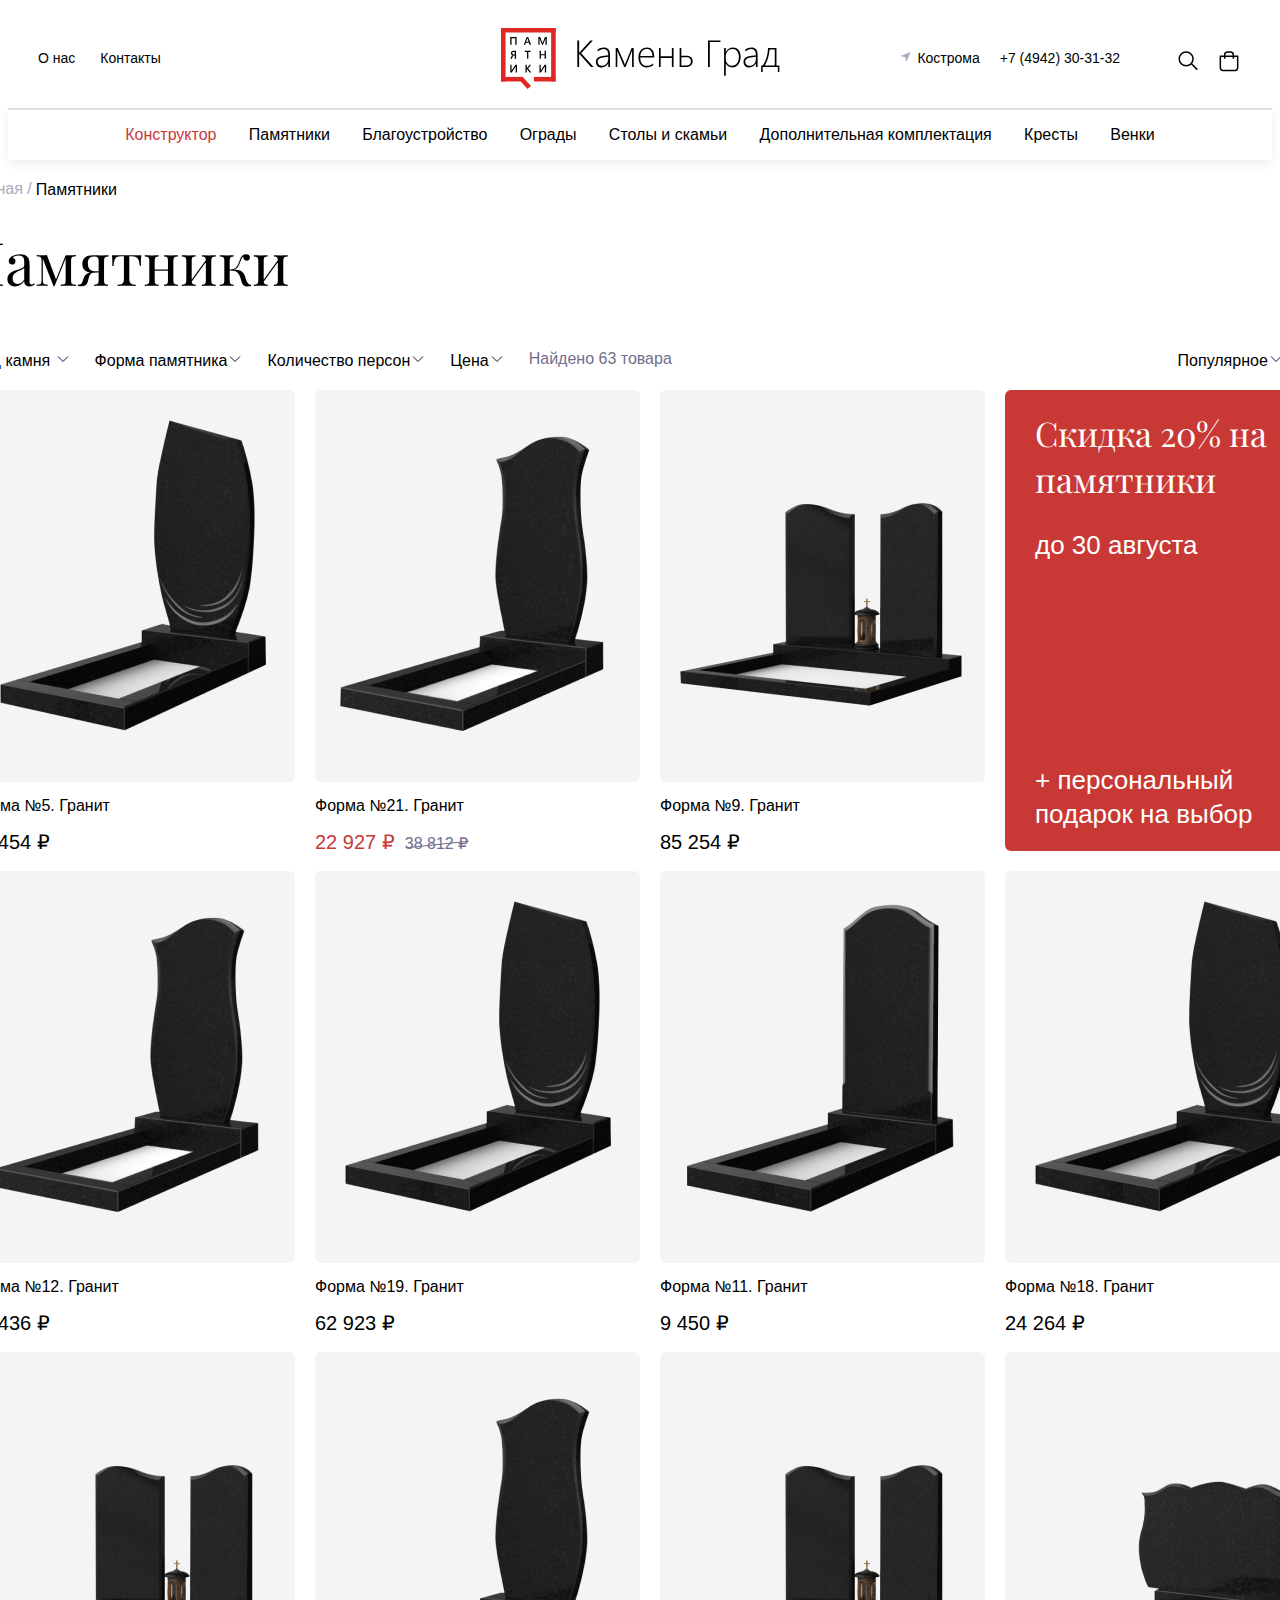
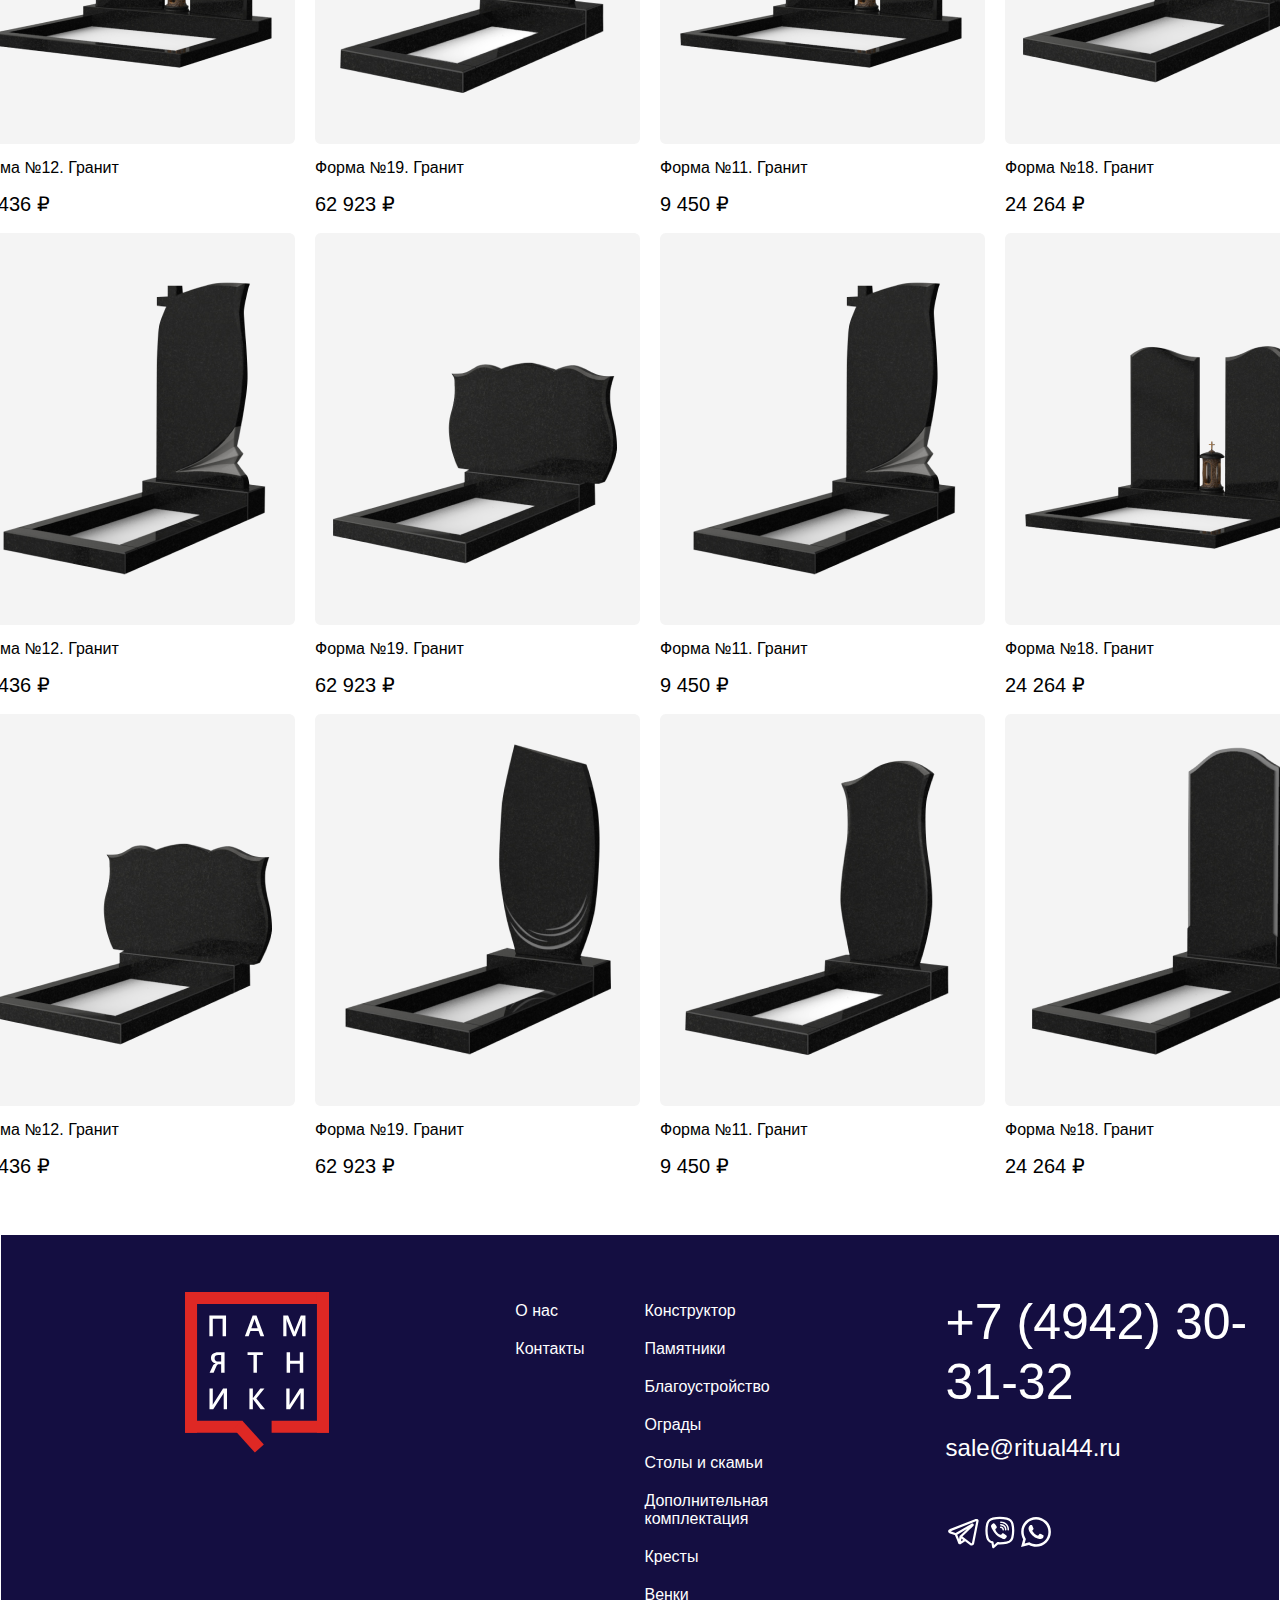
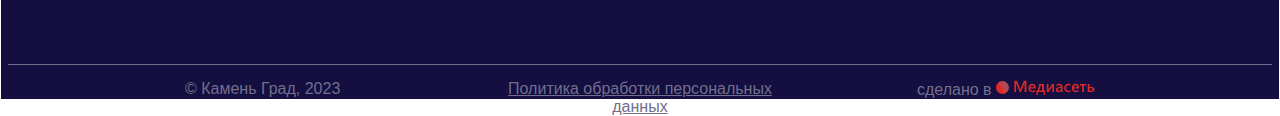
<file: katalog.html>
<!DOCTYPE html>
<html lang="ru">
<head>
    <link rel="preconnect" href="https://fonts.googleapis.com">
    <link rel="preconnect" href="https://fonts.gstatic.com" crossorigin>
    <link href="https://fonts.googleapis.com/css2?family=Playfair+Display&display=swap" rel="stylesheet">
    <meta charset="UTF-8">
    <link rel="stylesheet" href="style.css">
    <title>Памятники</title>
</head>
<body>
    <header>
            <div class="title">
                <div class="blockleft">
                    <div class="text" id="left">О нас</div>
                    <div class="text" id="left">Контакты</div>
                </div>
                
                <div class="logo">
                    <a href="index.html">
                        <img src="img/logo.svg">  
                    </a>         
                </div>
                <div class="blockright">
                    <div class="icon" id="kur">
                        <img src="img/icon.svg">
                    </div>
                    <div class="text">Кострома</div>
                    <div class="num" id="right">+7 (4942) 30-31-32</div>
                    <div class="icon">
                        <img src="img/find.svg">
                    </div>
                    <div class="icon">
                        <img src="img/korzina.svg">
                    </div>
                </div>
            </div>
            <div class="items">
                <div class="itemstext">
                    <a id="red" href="#">Конструктор</a>
                </div>
                <div class="itemstext"><a href="katalog.html">Памятники</a></div>
                <div class="itemstext"><a href="#">Благоустройство</a></div>
                <div class="itemstext"><a href="#">Ограды</a></div>
                <div class="itemstext"><a href="#">Столы и скамьи</a></div>
                <div class="itemstext"><a href="#">Дополнительная комплектация</a></div>
                <div class="itemstext"><a href="#">Кресты</a></div>
                <div class="itemstext"><a href="#">Венки</a></div>
            </div>
        </header>
    <div class="navigation">
        <div class="nav">Главная / </div>
        <div class="nav" id="bl">Памятники</div>
    </div>
    <div class="adres">
        <h1>Памятники</h1>
    </div>
    <div class="stoka">
        <div class="filters">
            <div class="filter">
                Вид камня
                <img src="img/strel.svg">
            </div>
            <div class="filter">Форма памятника<img src="img/strel.svg"></div>
            <div class="filter">Количество персон<img src="img/strel.svg"></div>
            <div class="filter">Цена<img src="img/strel.svg"></div>
            <div class="search">Найдено 63 товара</div>
        </div>
        <div class="popul">
            <div class="filter">Популярное<img src="img/strel.svg"></div>
        </div>
    </div>
    <div class="katalog">
        <div class="katline">
            <div class="tovar">
                <a href="tovar.html">
                    <img src="img/pam1.png">
                    <div class="name">Форма №5. Гранит</div>
                    <div class="price">17 454 ₽</div>
                </a>
            </div>
            <div class="tovar">
                <img src="img/pam2.png">
                <div class="name">Форма №21. Гранит</div>
                <div class="sale">
                    <div class="price" id="red">22 927 ₽</div>
                    <div class="price" id="old">38 812 ₽</div>
                </div>
            </div>
            <div class="tovar">
                <img src="img/pam3.png">
                <div class="name">Форма №9. Гранит</div>
                <div class="price">85 254 ₽</div>
            </div>
            <div class="tovar">
                <div class="skidka">
                    <div class="skidkatext">Скидка 20% на памятники</div>
                    <h3 id="bel">до 30 августа</h3>
                    <div class="podar">+ персональный подарок на выбор</div>
                </div>
            </div>
        </div>
        <div class="katline">
            <div class="tovar">
                <img src="img/pam4.png">
                <div class="name">Форма №12. Гранит</div>
                <div class="price">37 436 ₽</div>
            </div>
            <div class="tovar">
                <img src="img/pam5.png">
                <div class="name">Форма №19. Гранит</div>
                <div class="price">62 923 ₽</div>
            </div>
            <div class="tovar">
                <img src="img/pam6.png">
                <div class="name">Форма №11. Гранит</div>
                <div class="price">9 450 ₽</div>
            </div>
            <div class="tovar">
                <img src="img/pam7.png">
                <div class="name">Форма №18. Гранит</div>
                <div class="price">24 264 ₽</div>
            </div>
        </div>
        <div class="katline">
            <div class="tovar">
                <img src="img/pam3.png">
                <div class="name">Форма №12. Гранит</div>
                <div class="price">37 436 ₽</div>
            </div>
            <div class="tovar">
                <img src="img/pam4.png">
                <div class="name">Форма №19. Гранит</div>
                <div class="price">62 923 ₽</div>
            </div>
            <div class="tovar">
                <img src="img/pam3.png">
                <div class="name">Форма №11. Гранит</div>
                <div class="price">9 450 ₽</div>
            </div>
            <div class="tovar">
                <img src="img/pam8.png">
                <div class="name">Форма №18. Гранит</div>
                <div class="price">24 264 ₽</div>
            </div>
        </div>
        <div class="katline">
            <div class="tovar">
                <img src="img/pam9.png">
                <div class="name">Форма №12. Гранит</div>
                <div class="price">37 436 ₽</div>
            </div>
            <div class="tovar">
                <img src="img/pam8.png">
                <div class="name">Форма №19. Гранит</div>
                <div class="price">62 923 ₽</div>
            </div>
            <div class="tovar">
                <img src="img/pam10.png">
                <div class="name">Форма №11. Гранит</div>
                <div class="price">9 450 ₽</div>
            </div>
            <div class="tovar">
                <img src="img/pam3.png">
                <div class="name">Форма №18. Гранит</div>
                <div class="price">24 264 ₽</div>
            </div>
        </div>
        <div class="katline">
            <div class="tovar">
                <img src="img/pam8.png">
                <div class="name">Форма №12. Гранит</div>
                <div class="price">37 436 ₽</div>
            </div>
            <div class="tovar">
                <img src="img/pam1.png">
                <div class="name">Форма №19. Гранит</div>
                <div class="price">62 923 ₽</div>
            </div>
            <div class="tovar">
                <img src="img/pam4.png">
                <div class="name">Форма №11. Гранит</div>
                <div class="price">9 450 ₽</div>
            </div>
            <div class="tovar">
                <img src="img/pam6.png">
                <div class="name">Форма №18. Гранит</div>
                <div class="price">24 264 ₽</div>
            </div>
        </div>
    </div>
    <footer>
            <div class="logoandall">
                <div class="logobot">
                    <img src="img/logobot.svg">
                </div>
                <div class="foot">
                    <div class="bottext">
                        <a href="#" id="bot">О нас</a>
                        <a href="#" id="bot">Контакты</a>
                    </div>
                    <div class="bottext">
                        <a href="#" id="bot">Конструктор</a>
                        <a href="katalog.html" id="bot">Памятники</a>
                        <a href="#" id="bot">Благоустройство</a>
                        <a href="#" id="bot">Ограды</a>
                        <a href="#" id="bot">Столы и скамьи</a>
                        <a href="#" id="bot">Дополнительная комплектация</a>
                        <a href="#" id="bot">Кресты</a>
                        <a href="#" id="bot">Венки</a>
                    </div>
                </div>
                <div class="number">
                    <div class="bignum">+7 (4942) 30-31-32</div>
                    <div class="mail">sale@ritual44.ru</div>
                    <div class="znak">
                        <a href="#"><img src="img/basil_telegram-outline.svg"></a>
                        <a href="#"><img src="img/basil_viber-outline.svg"></a>
                        <a href="#"><img src="img/ic_baseline-whatsapp.svg"></a>
                    </div>
                </div>
            </div>
            <div class="cherta">
                <div class="niz" id="left">© Камень Град, 2023</div>
                <div class="niz">Политика обработки персональных данных</div>
                <div class="niz" id="right">сделано в
                    <img src="img/Frame%20348.svg">
                </div>
            </div>
        </footer>
</body>
</html>
</file>
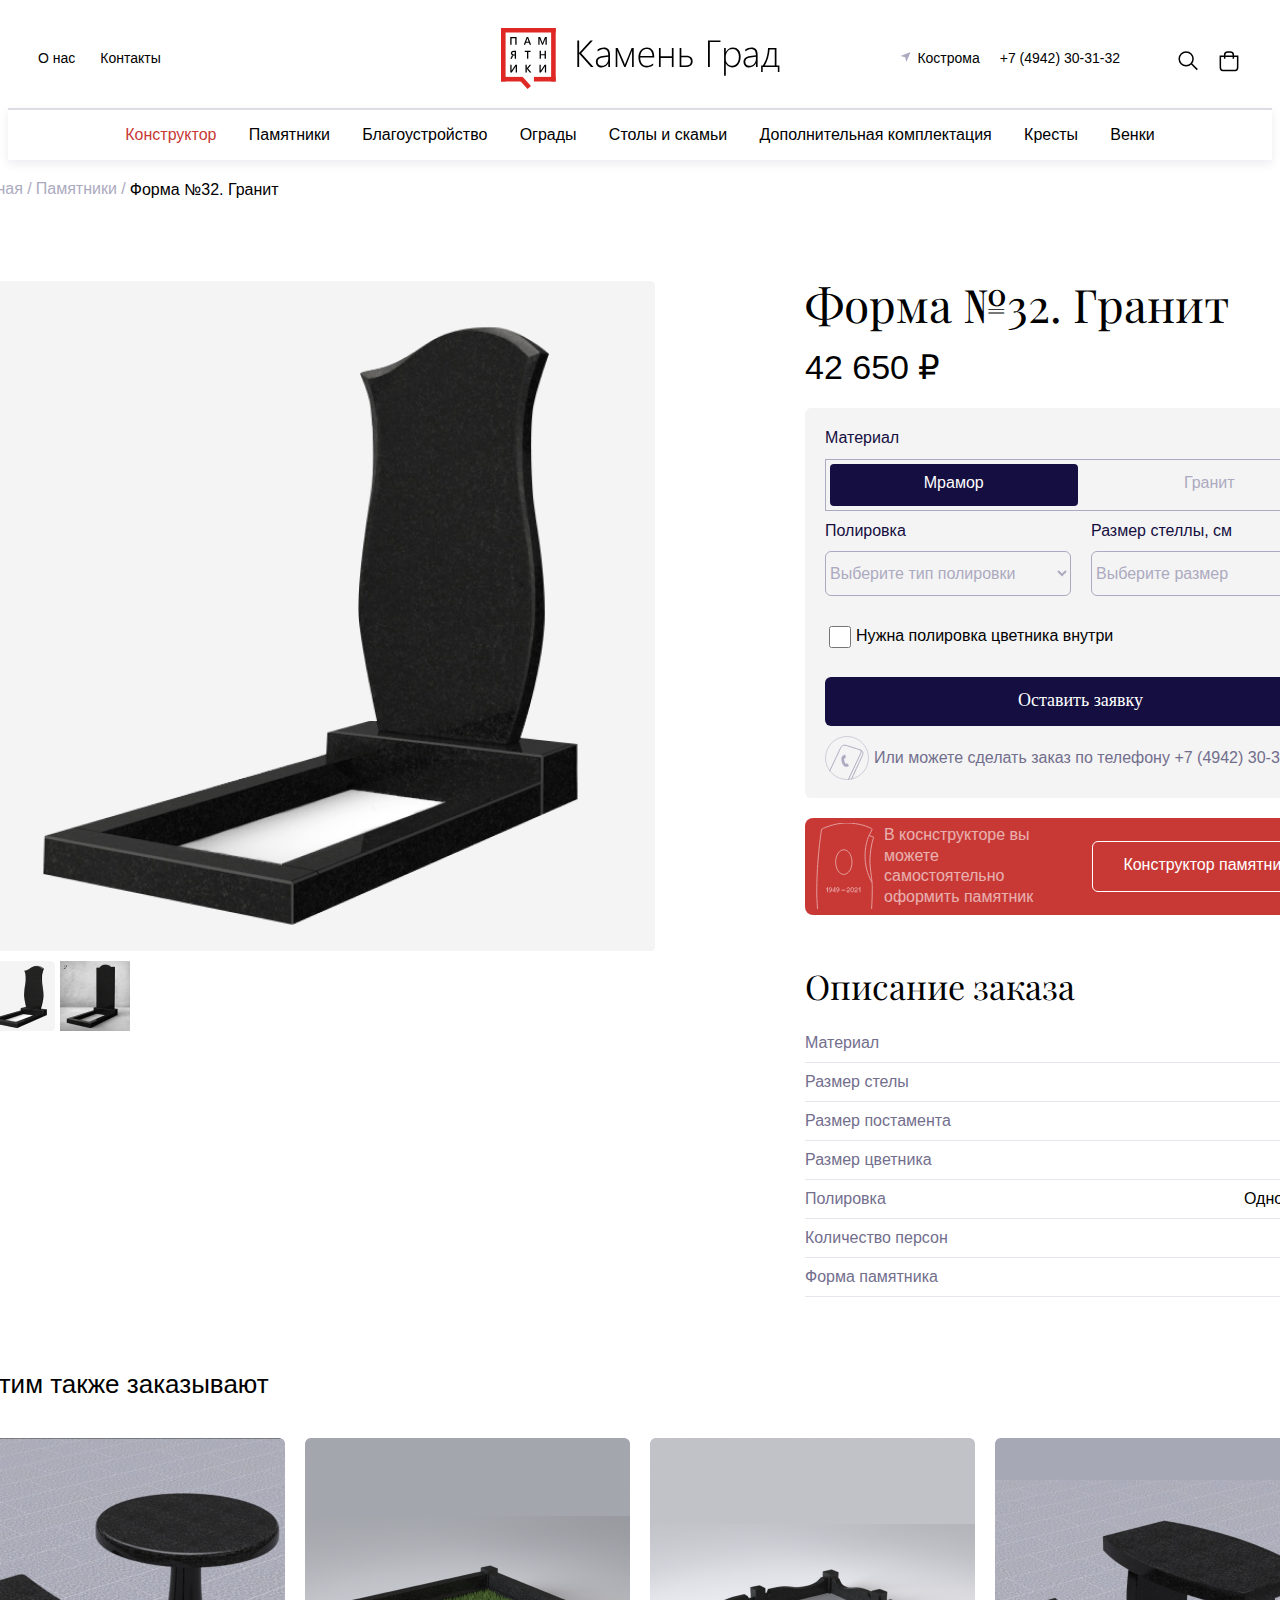
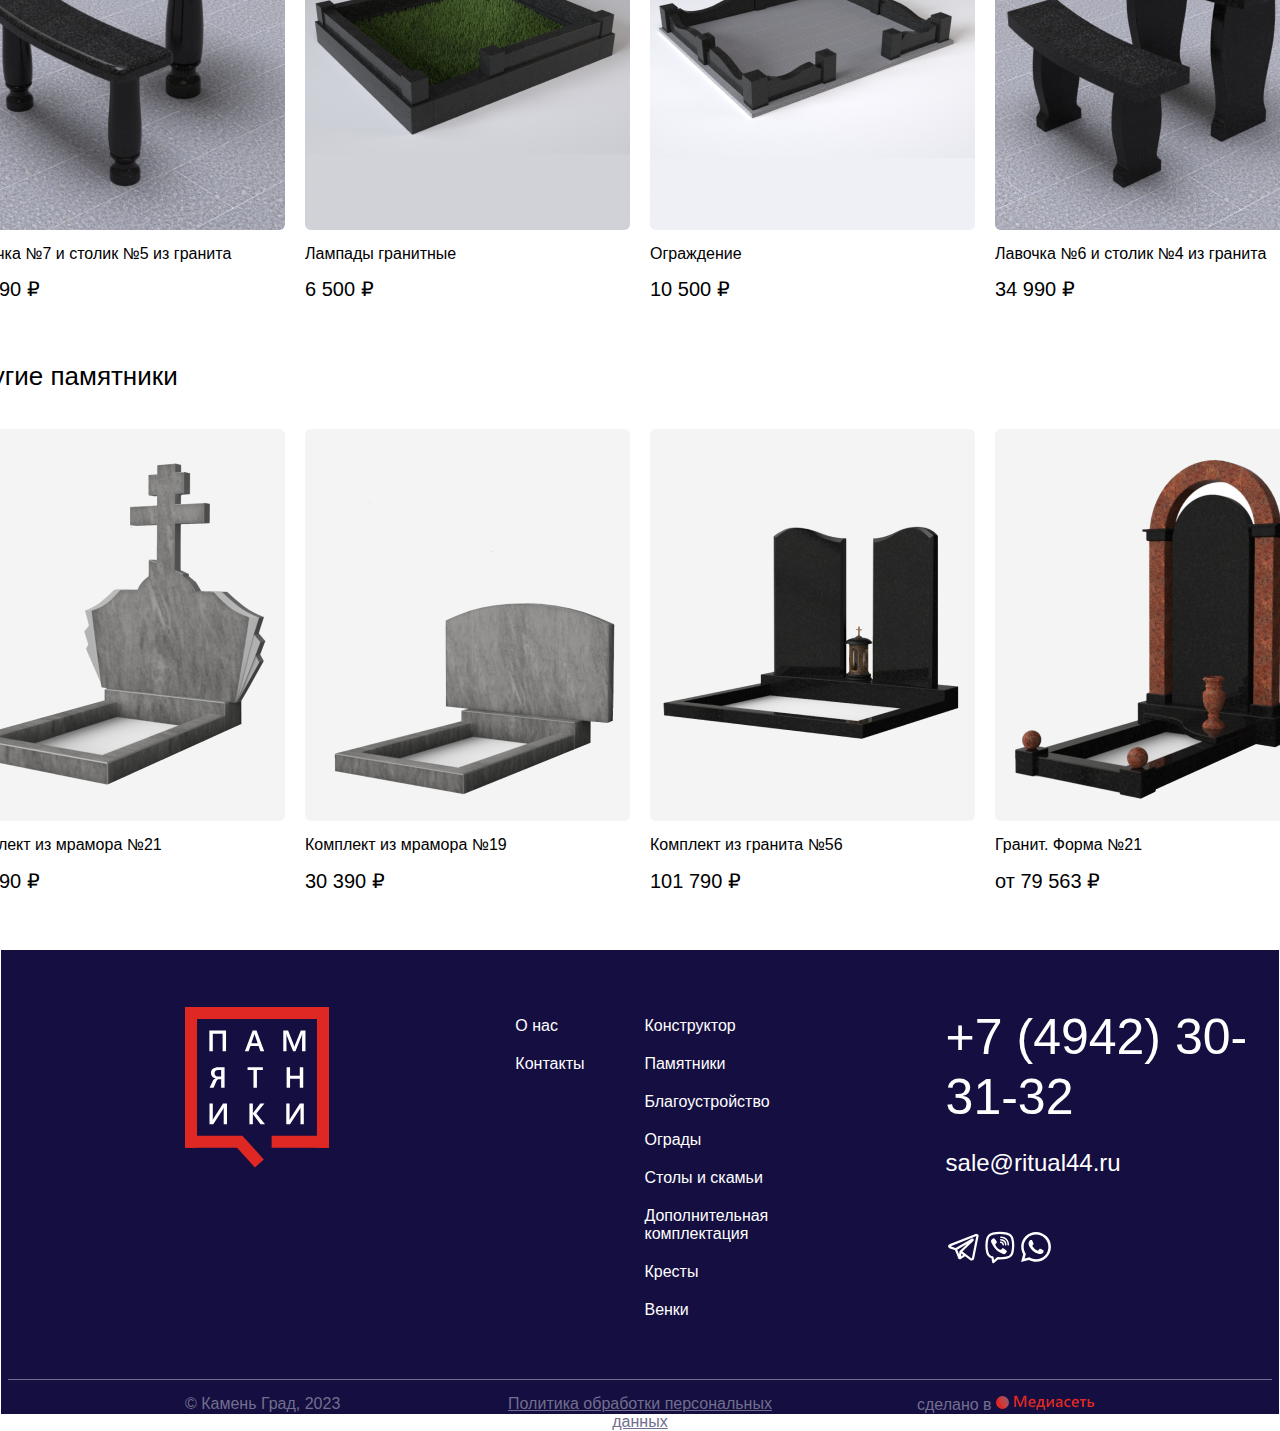
<file: tovar.html>
<!DOCTYPE html>
<html lang="en">
<head>
   <link rel="preconnect" href="https://fonts.googleapis.com">
    <link rel="preconnect" href="https://fonts.gstatic.com" crossorigin>
    <link href="https://fonts.googleapis.com/css2?family=Playfair+Display&display=swap" rel="stylesheet">
    <meta charset="UTF-8">
    <link rel="stylesheet" href="style.css">
    <title>Форма №32. Гранит</title>
</head>
<body>
    <header>
            <div class="title">
                <div class="blockleft">
                    <div class="text" id="left">О нас</div>
                    <div class="text" id="left">Контакты</div>
                </div>
                
                <div class="logo">
                    <a href="index.html">
                        <img src="img/logo.svg">  
                    </a>         
                </div>
                <div class="blockright">
                    <div class="icon" id="kur">
                        <img src="img/icon.svg">
                    </div>
                    <div class="text">Кострома</div>
                    <div class="num" id="right">+7 (4942) 30-31-32</div>
                    <div class="icon">
                        <img src="img/find.svg">
                    </div>
                    <div class="icon">
                        <img src="img/korzina.svg">
                    </div>
                </div>
            </div>
            <div class="items">
                <div class="itemstext">
                    <a id="red" href="#">Конструктор</a>
                </div>
                <div class="itemstext"><a href="katalog.html">Памятники</a></div>
                <div class="itemstext"><a href="#">Благоустройство</a></div>
                <div class="itemstext"><a href="#">Ограды</a></div>
                <div class="itemstext"><a href="#">Столы и скамьи</a></div>
                <div class="itemstext"><a href="#">Дополнительная комплектация</a></div>
                <div class="itemstext"><a href="#">Кресты</a></div>
                <div class="itemstext"><a href="#">Венки</a></div>
            </div>
        </header>
    <div class="navigation">
        <div class="nav">Главная / </div>
        <div class="nav">Памятники /</div>
        <div class="nav" id="bl">Форма №32. Гранит</div>
    </div>
    <div class="blocktovar">
        <div class="tovarimg">
            <div class="bigtovarimg">
                <img src="img/pambig.png">
            </div>
            <div class="smalltovarimg">
                <img class="oneimg" src="img/image%2013.png">
                <img class="oneimg" src="img/image%2014.png">
            </div>
        </div>
        <div class="tovarchoise">
            <div class="tovname">Форма №32. Гранит</div>
            <div class="tovprice">42 650 ₽</div>
            <div class="blockchoise">
                <div class="choisetext" id="g">Материал</div>
                <div class="materials">
                    <div class="material" id="active">Мрамор</div>
                    <div class="material">Гранит</div>
                </div>
                <div class="polir">
                    <div class="blch">
                        <div class="choisetext">Полировка</div>
                        <select>
                            <option>Выберите тип полировки</option>
                        </select>
                    </div>
                    <div class="blch">
                        <div class="choisetext">Размер стеллы, см</div>
                        <select>
                            <option>Выберите размер</option>
                        </select>
                    </div>
                </div>
                <div class="polir">
                    <input type="checkbox" id="ch">
                    <label for="ch">
                        <div class="nav" id="bl">Нужна полировка цветника внутри</div>
                    </label>
                </div>
                <button id="butz">Оставить заявку</button>
                <div class="polir">
                    <img src="img/Group%20201.svg">
                    <div class="zvon">Или можете сделать заказ по телефону +7 (4942) 30-31-32</div>
                </div>
            </div>
            <div class="kon">
                <img src="img/Frame%20183.svg">
                <div class="kont">В коснструкторе вы можете самостоятельно оформить памятник</div>
                <div class="konb">Конструктор памятника</div>
            </div>
            <h2>Описание заказа</h2>
            <div class="opis">
                <div class="opisline">
                    <div class="opistext">Материал</div>
                    <div class="opistext" id="r">Гранит</div>
                </div>
                <div class="opisline">
                    <div class="opistext">Размер стелы</div>
                    <div class="opistext" id="r">100×50×7</div>
                </div>
                <div class="opisline">
                    <div class="opistext">Размер постамента</div>
                    <div class="opistext" id="r">60×20×12</div>
                </div>
                <div class="opisline">
                    <div class="opistext">Размер цветника</div>
                    <div class="opistext" id="r">100×8×6</div>
                </div>
                <div class="opisline">
                    <div class="opistext">Полировка</div>
                    <div class="opistext" id="r">Односторонняя</div>
                </div>
                <div class="opisline">
                    <div class="opistext">Количество персон</div>
                    <div class="opistext" id="r">На одного</div>
                </div>
                <div class="opisline">
                    <div class="opistext">Форма памятника</div>
                    <div class="opistext" id="r">Резная</div>
                </div>
            </div>
        </div>
    </div>
    <h3 id="b">С этим также заказывают</h3>
    <div class="katline">
            <div class="tovar">
                <a href="#">
                    <img src="img/image%2012.png">
                    <div class="name">Лавочка №7 и столик №5 из гранита</div>
                    <div class="price">47 390 ₽</div>
                </a>
            </div>
            <div class="tovar">
                <img src="img/image%2012(1).png">
                <div class="name">Лампады гранитные</div>
                <div class="price">6 500 ₽</div>
            </div>
            <div class="tovar">
                <img src="img/image%2012(2).png">
                <div class="name">Ограждение</div>
                <div class="price">10 500 ₽</div>
            </div>
            <div class="tovar">
                <img src="img/image%2012(3).png">
                <div class="name">Лавочка №6 и столик №4 из гранита</div>
                <div class="price">34 990 ₽</div>
            </div>
        </div>
    <h3 id="b">Другие памятники</h3>
    <div class="katline">
            <div class="tovar">
                <a href="tovar.html">
                    <img src="img/d1.png">
                    <div class="name">Комплект из мрамора №21</div>
                    <div class="price">45 790 ₽</div>
                </a>
            </div>
            <div class="tovar">
                <img src="img/d2.png">
                <div class="name">Комплект из мрамора №19</div>
                <div class="price">30 390 ₽</div>
            </div>
            <div class="tovar">
                <img src="img/d3.png">
                <div class="name">Комплект из гранита №56</div>
                <div class="price">101 790 ₽</div>
            </div>
            <div class="tovar">
                <img src="img/d4.png">
                <div class="name">Гранит. Форма №21 </div>
                <div class="price">от 79 563 ₽</div>
            </div>
        </div>
        <footer>
            <div class="logoandall">
                <div class="logobot">
                    <img src="img/logobot.svg">
                </div>
                <div class="foot">
                    <div class="bottext">
                        <a href="#" id="bot">О нас</a>
                        <a href="#" id="bot">Контакты</a>
                    </div>
                    <div class="bottext">
                        <a href="#" id="bot">Конструктор</a>
                        <a href="katalog.html" id="bot">Памятники</a>
                        <a href="#" id="bot">Благоустройство</a>
                        <a href="#" id="bot">Ограды</a>
                        <a href="#" id="bot">Столы и скамьи</a>
                        <a href="#" id="bot">Дополнительная комплектация</a>
                        <a href="#" id="bot">Кресты</a>
                        <a href="#" id="bot">Венки</a>
                    </div>
                </div>
                <div class="number">
                    <div class="bignum">+7 (4942) 30-31-32</div>
                    <div class="mail">sale@ritual44.ru</div>
                    <div class="znak">
                        <a href="#"><img src="img/basil_telegram-outline.svg"></a>
                        <a href="#"><img src="img/basil_viber-outline.svg"></a>
                        <a href="#"><img src="img/ic_baseline-whatsapp.svg"></a>
                    </div>
                </div>
            </div>
            <div class="cherta">
                <div class="niz" id="left">© Камень Град, 2023</div>
                <div class="niz">Политика обработки персональных данных</div>
                <div class="niz" id="right">сделано в
                    <img src="img/Frame%20348.svg">
                </div>
            </div>
        </footer>
</body>
</html>
</file>
<file: style.css>
header{
    display: flex;
    width: 100%;
    flex-direction: column;
}
body{
    display: flex;
    align-items: center;
    flex-direction: column;
}
a{
    text-decoration: none;
    font-family: 'Sergoe UI', sans-serif;
    color: #000000;
}
a#red{
    text-decoration: none;
    font-family: 'Sergoe UI', sans-serif;
    color: #C83936;
}
.title{
    display: flex;
    width: 100%;
    height: 100px;
    align-items: center;
}
.blockleft{
    margin: auto;
    display: flex;
    width: 40%;
    padding-left: 30px;
    height: 20%;
}
.logo{
    display: flex;
    margin: auto;
    width: 278.4px;
    height: 61px;
}
.blockright{
    margin: auto;
    display: flex;
    width: 40%;
    justify-content: flex-end;
    padding-right: 30px;
    height: 20%;
}
.text{
    font-family: 'Segoe UI', sans-serif;
    font-size: 14px;
    margin-bottom: auto;
    margin-top: auto;
    font-weight: 400;
}
.text#left {   
    font-family: 'Segoe UI', sans-serif;    
    font-size: 14px;
    margin-right: 25px;
}
.text#right {   
    font-family: 'Segoe UI', sans-serif;    
    font-size: 14px;
    margin-left: 40px;
}
.city{
    margin-right: 50px;
    display: flex;
}
.icon{
    margin-left: 15px;
    margin-bottom: auto;
    margin-top: auto;
}
.icon#kur{
    margin-left: 15px;
    margin-bottom: auto;
    margin-top: auto;
    margin-right: 5px;
}
.num{
    font-family: 'Segoe UI', sans-serif;
    font-size: 14px;
    margin-bottom: auto;
    margin-top: auto;
    margin-left: 20px;
    margin-right: 40px;
}
/*---------------------*/
.items{
    display: flex;
    height: 50px;
    padding-left: 8%;
    padding-right: 8%;
    border-top: 2px solid #140E4124;
    box-shadow: 0px 4px 10px rgba(20, 14, 65, 0.08);
    
}
.itemstext{
    font-family: 'Segoe UI', bold;
    font-size: 16px;
    margin: auto;
    padding: 10px;
}
.itemstext:hover{
    font-family: 'Segoe UI', bold;
    font-size: 16px;
    margin: auto;
    background: #ACAAC01A;
}
/*--------------------*/
.block{
    width: 1360px;
    height: 765px;
    margin-top: 5px;
    display: flex;
    flex-direction: column;
    justify-content: flex-end;
}
#myVideo {
    position: absolute;
    min-width: 1360px;
    min-height: 577px;
    z-index: -1;
}
.textinblock{
    font-family: 'Playfair Display', serif;
    font-size: 60px;
    color: white;
    width: 50%;
    margin-bottom: 1%;
    text-align: center;
}
.textandbut{
    display: flex;
    align-items: center;
    flex-direction: column;
}
.pause{
    margin-left: 85%;
    margin-bottom: 10px;
}
.content {
    width: 100%;
    padding: 20px;
    display: flex;
    align-items: center;
    flex-direction: column;
    padding: 13px, 20px, 15px, 20px;
}
#but{
    font-family: 'Segoe UI', sans-serif;
    font-size: 18px;
    color: #140E41;
    background: #F4F4F4;
    width: 194px;
    height: 50px;
    border-radius: 6px;
    text-align: center;
    border: none;
    font-weight: 400;
}
/*--------------------*/
.line{
    display: flex;
}
.plitkared{
    border-radius: 4px;
    margin: 10px;
    width: 440px;
    background-color: #C83936;
    height: 250px;
}
.plitkamedium{
    width: 325px;
    border-radius: 4px;
    background-color: #F4F4F4;
    height: 250px;
    margin: 10px;
}
.plitkasmall{
    border-radius: 4px;
    width: 210px;
    height: 250px;
    background-color: #F4F4F4;
    margin: 10px;
}
.plitkalarge{
    border-radius: 4px;
    margin: 10px;
    width: 440px;
    background-color: #F4F4F4;
    height: 250px;
}
.plitimg{
    position: absolute;
    margin-top: 18.5px;
    margin-left: 228.5px;
    background-size: auto;
}
.plitimg#plt2{
    position: absolute;
    margin-top: 19.5px;
    margin-left: 223.61px;
    background-size: auto;
}
.plitimg#plt3{
    position: absolute;
    margin-top: 36px;
    margin-left: 118px;
    background-size: auto;
}
.plitimg#plt4{
    position: absolute;
    margin-top: 27px;
    margin-left: 66px;
    background-size: auto;
}
.plitimg#plt5{
    position: absolute;
    margin-top: 30.94px;
    margin-left: 114.5px;
    background-size: auto;
}
.plitimg#plt6{
    position: absolute;
    margin-top: 27.5px;
    margin-left: 224.5px;
    background-size: auto;
}
.plitimg#plt7{
    position: absolute;
    margin-top: 26px;
    margin-left: 118px;
    background-size: auto;
}
.plitimg#plt8{
    position: absolute;
    margin-top: 23.35px;
    margin-left: 303px;
    background-size: auto;
}
.plitktextred{
    font-family: 'Segoe UI', sans-serif;
    font-size: 20px;
    color: #FFFFFF;
    margin-left: 26px;
    margin-top: 196px;
    
}
.plitktext{
    display:flex;
    font-family: 'Segoe UI', sans-serif;
    font-size: 20px;
    color: #000000;
    margin-left: 26px;
    margin-top: 196px;
}
.plitktext#dblline{
    display: flex;
    font-family: 'Segoe UI', sans-serif;
    font-size: 20px;
    color: #000000;
    margin-left: 26px;
    margin-top: 179px;
}
.cif{
    font-family: 'Segoe UI', sans-serif;
    font-size: 14px;
    color: #C83936;
    font-weight: 600;
    margin-left: 3px;
}
.cif#dblline{
    font-family: 'Segoe UI', sans-serif;
    font-size: 14px;
    color: #C83936;
    font-weight: 600;
    margin-right: 148px;
}
/*---------------------*/
.about{
    display: flex;
    flex-direction: column;
    justify-items: center;
    margin-left: 20%;
    margin-right: 20%;
}
.aboutline{
    display: flex;
    margin-top: 50px;
    margin-bottom: 300px;
}
h1{
    font-family: 'Playfair Display', serif;
    font-size: 60px;
    color: #000000;
    font-weight: 400;
    line-height: normal;
}
.abouttext{
    font-family: 'Segoe UI', sans-serif;
    font-size: 16px;
    margin-top: 20px;
    line-height: 20.8px;
    margin-right: 20%;
    
}
.aboutblock{
    width: 50%;
}
#but1{
    margin-top: 20px;
    background: #140E41;
    width: 212px;
    height: 50px;
    border-radius: 6px;
    padding: 13px 20px 15px 20px;
    color: #ffffff;
    font-size: 18px;
    font-family: 'Segoe UI', sans-serif;
    text-align: center;
    border: none;
}
#but2{
    margin-top: 20px;
    background: #140E41;
    width: 248px;
    height: 50px;
    border-radius: 6px;
    padding: 13px 20px 15px 20px;
    color: #ffffff;
    font-size: 18px;
    font-family: 'Segoe UI', sans-serif;
    text-align: center;
    border: none;
}
.aboutimg#img1{
    position: absolute;
    width: 440px;
    height: 598px;
    border-radius: 4px;
    
}
.aboutimg#img2{
    position: absolute;
    width: 108.29px;
    height: 110.61px;
    margin-left: 450px;
    margin-top: 240px;
    
}
.aboutimg#img3{
    position: absolute;
    width: 230px;
    height: 306px;
    border-radius: 4px;
    margin-left: 340px;
    margin-top: 370px;  
}
.aboutimg#img4{
    position: absolute;
    width: 440px;
    height: 598px;
    border-radius: 4px 130px 4px 4px;
    margin-top: 85px;
}
.aboutimg#img5{
    position: absolute;
    width: 120px;
    height: 91.35px;
    margin-left: 380px;
    margin-top: 30px;
}
.images{
    width: 50%;
}
/*---------------*/
.preim{
    display: flex;
    justify-items: center;
}
.frame{
    background: #F4F4F4;
    height: 294px;
    width: 635px;
    border-radius: 4px;
    margin: 10px;
    padding-left: 35px;
    display: flex;
    flex-direction: column;
    justify-content: flex-end;
}
h2{
    font-family: 'Playfair Display', serif;
    font-size: 34px;
    font-weight: 400;
    margin-bottom: 15px;
}
.frametext{
    font-family: 'Sergor UI', sans-serif;
    font-size: 16px;
    line-height: 20.8px;
    margin-bottom: 40px;
    margin-right: 40%;
}
.frameimg#img1{
    position: absolute;
    margin-left: 550px;
    margin-bottom: 85px;
}
.frameimg#img2{
    position: absolute;
    margin-left: 500px;
    margin-bottom: 85px;
}
.frameimg#img3{
    position: absolute;
    margin-left: 450px;
    margin-bottom: 100px;
}
.frameimg#img4{
    position: absolute;
    margin-left: 450px;
    margin-bottom: 130px;
}
/*--------------*/
.more{
    display: flex;
    background: #C83936;
    width: 1360px;
    height: 291px;
    border-radius: 4px;
    margin-top: 40px;
}
.moretextbig{
    font-family: 'Sergoe UI',monospace;
    font-weight: 350;
    font-size: 38px;
    color: #ffffff;
    margin: 25px;
    line-height: 50.54px;
}
.moretext{
    font-family: 'Sergoe UI', sans-serif;
    font-size: 16px;
    color: #ffffff;
    margin:0px 25px 0px 25px;
}
.moretextandbut{
    display: flex;
    flex-direction: column;
    width: 50%;
    margin-right: 25%;
}
#but3{
    border: 1px solid #FFFFFF;
    border-radius: 6px;
    width: 248px;
    height: 50px;
    padding: 5px 10px 5px 10px;
    font-family: 'Sergoe UI', sans-serif;
    font-size: 18px;
    background: none;
    color: #ffffff;
    line-height: 21.6px;
    margin: 25px;
    text-align: center;
}
.moreimg{
    margin: 20px 30px 20px 20px;
}
/*-----------------*/
.map{
    display: flex;
    width: 1360px;
    margin-bottom: 10px;
}
.col{
    display: flex;
    flex-direction: column;
    width: 30%;
}
h3{
    font-family: 'Sergoe UI', sans-serif;
    font-size: 26px;
    line-height: 34.58px;
    font-weight: 400;
}
.numandrus{
    display: flex;
    width: 100%;
}
.pred{
    border-bottom: 1px solid #140E4124;
    border-top: 1px solid #140E4124
        
}
.numtext{
    font-family: 'Segoe UI', sans-serif;
    font-size: 16px;
    font-weight: 400;
    margin: 10px 10px 10px 0px;
    line-height: 20.8px;
}
.numtext#an{
    font-family: 'Segoe UI', sans-serif;
    font-size: 16px;
    font-weight: 400;
    line-height: 12px;
}
.pol1{
    width:50%;
}
.mapimg{
    width: 785px;
    height: 439px;
    margin-top: 20px;
    margin-left: 575px;
    position: absolute;
    
}
.adres{
    display: flex;
    width: 1360px;
    
}
/*----------------*/
footer{
    display: flex;
    flex-direction: column;
    width: 100%;
    height: 450px;
    background: #140E41;
    padding: 7px;
    margin-top: 50px;
}
.logoandall{
    display: flex;
}
.logobot{
    margin: 50px 10% 50px 14%;
}
.bottext{
    display: flex;
    flex-direction: column;
    margin-right: 40px;
    margin-right: 40px;
}
a#bot{
    color: #ffffff;
    font-size: 16px;
    margin: 10px;
}
.cherta{
    border-top: 1px solid #726E8D;
    display: flex;
}
.number{
    margin: 50px 0px 50px 70px;
}
.znak{
    display: flex;
}
.bignum{
    font-family: 'Sergoe UI', sans-serif;
    font-size: 50px;
    line-height: 60px;
    font-weight: 400;
    color: #ffffff;
    margin-bottom: 20px;
}
.mail{
    font-family: 'Sergoe UI', sans-serif;
    font-size: 24px;
    line-height:31.92px;
    font-weight: 400;
    color: #ffffff;
    margin-bottom: 50px;
}
.foot{
    display: flex;
    margin: 50px;
}
.niz{
    margin-top: 15px;
    width: 33%;
    text-align: center;
    font-family: 'Sergoe UI', sans-serif;
    color: #726E8D;
    text-decoration: underline;
}
.niz#left{
    width: 33%;
    text-align: start;
    font-family: 'Sergoe UI', sans-serif;
    color: #726E8D;
    text-decoration: none;
    margin-left: 14%;
}
.niz#right{
    width: 33%;
    text-align: end;
    font-family: 'Sergoe UI', sans-serif;
    color: #726E8D;
    text-decoration: none;
    margin-right: 14%;
}


/*--------------------------------------*/

.nav{
    font-family: 'Sergoe UI', sans-serif;
    color: #ACAAC0;
    font-size: 16px;
    align-items: flex-start;
    margin: 20px 2px; 
}
.nav#bl{
    font-family: 'Sergoe UI', sans-serif;
    color: #000000;
    font-size: 16px;
    line-height: 20.8px;
}
.navigation{
    display: flex;
    justify-content: flex-start;
    align-items: flex-start;
    width: 1360px;
    height: 21px;
}
.filters{
    display: flex;
}
.filter{
    border-radius: 4px;
    padding: 8px 12px 8px 12px;
    text-align: center;
    font-family: 'Segoe UI', sans-serif;
    font-weight: 400;
    font-size: 16px;
    line-height: 20.8px;
}
.search{
    font-family: 'Segoe UI', sans-serif;
    font-weight: 400;
    font-size: 16px;
    line-height: 20.8px; 
    padding: 8px 12px 8px 12px;
    color: #726E8D;
}
.stoka{
    display: flex;
    width: 1360px;
}
.popul{
    display: flex;
    flex-direction: row-reverse;
    width: 45%;
     
}
.katalog{
    width: 1360px;
    display: flex;
    flex-direction: column;
}
.katline{
    display: flex;
}
.tovar{
    height: 461px;
    width: 325px;
    margin: 10px;
}
.price{
    font-family: 'Segoe UI', sans-serif;
    font-size: 20px;
    line-height: 30px;
    font-weight: 400px;
}
.price#red{
    font-family: 'Segoe UI', sans-serif;
    font-size: 20px;
    line-height: 30px;
    font-weight: 400px;
    color: #C83936;
}
.price#old{
    font-family: 'Segoe UI', sans-serif;
    font-size: 16px;
    line-height: 30px;
    font-weight: 400px;
    color: #726E8D;
    margin: 2px 10px 0px 10px;
    position: relative;
}
.price#old:before {
	content: "";
	border-bottom: 1px solid #726E8D;
	width: 100%;
	height: 50%;
    transform: rotate(-6deg);
    position: absolute;
}
.name{
    font-family: 'Sergoe UI', sans-serif;
    font-size: 16px;
    line-height: 20.8px;
    margin-bottom: 10px;
    margin-top: 10px;
}
.sale{
    display: flex;
}
.skidka{
    border-radius: 6px;
    background: #C83936;
    width: 325px;
    height: 441px;
    padding-top: 20px;
}
.skidkatext{
    font-family: 'Playfair Display';
    color: #FFFFFF;
    font-size: 34px;
    margin-left: 30px;
}
h3#bel{
    color: #ffffff;
    margin-left: 30px;
}
.podar{
    font-family: 'Sergoe UI', sans-serif;
    font-size: 26px;
    line-height: 34.58px;
    font-weight: 400;
    color: #ffffff;
    margin-left: 30px;
    margin-top: 200px;
}

/*-----------------*/


.blocktovar{
    display: flex;
    margin: 100px 20px 20px 20px;
}
.tovarimg{
    display: flex;
    flex-direction: column;
}
.bigtovarimg{
    height: 670px;
    width: 670px;
}
.smalltovarimg{
    display: flex;
    margin-top: 10px;
}
.oneimg{
    margin-right: 5px;
}
.tovarchoise{
    width: 490px;
    margin-left: 150px;
    display: flex;
    flex-direction: column;
}
.tovname{
    font-family: 'Playfair Display', serif;
    font-size: 46px;
    line-height: 46px;
    font-weight: 400;
}
.tovprice{
    margin-top: 20px;
    font-family: 'Segoe UI', sans-serif;
    font-weight: 400;
    font-size: 34px;
    line-height: 40.8px;
}
.blockchoise{
    display: flex;
    flex-direction: column;
    background: #F4F4F4;
    height: 390px;
    width: 555px;
    border-radius: 6px;
    margin-top: 20px;
}
.choisetext{
    font-family: 'Segoe UI', sans-serif;
    font-size: 16px;
    color: #140E41;
    line-height: 20.8px;
    margin-bottom: 10px;
}
.choisetext#g{
    font-family: 'Segoe UI', sans-serif;
    font-size: 16px;
    color: #140E41;
    line-height: 20.8px;
    margin: 20px 20px 10px 20px;
}
.materials{
    border: 1px solid #ACAAC0;
    width: 511px;
    height: 50px;
    margin-left: 20px;
    margin-bottom: 10px;
    display: flex;
    
}
.material{
    font-family: 'Segoe UI', sans-serif;
    font-size: 16px;
    text-align: center;
    width: 50%;
    height: 22px;
    margin: 4px;
    color: #ACAAC0;
    padding: 10px 16px 10px 16px;

}
.material#active{
    font-family: 'Segoe UI', sans-serif;
    font-size: 16px;
    text-align: center;
    background: linear-gradient(0deg, #140E41, #140E41), linear-gradient(0deg, rgba(0, 0, 0, 0.2), rgba(0, 0, 0, 0.2));
    color: #ffffff;
    border-radius: 4px;

}
.polir{
    display: flex;
    margin-bottom: 10px;
    align-items: center;
    margin-left: 20px;
}
.blch{
    display: flex;
    flex-direction: column;
    margin-right: 20px;
}
select{
    width: 246px;
    background: none;
    border: 1px solid #ACAAC0;
    height: 45px;
    font-family: 'Segoe UI', sans-serif;
    font-size: 16px;
    color: #ACAAC0;
    border-radius: 6px;
}
input{
    border: 1px solid #140E41;
    width: 22px;
    height: 22px;
    border-radius: 4px;
}

#butz{
    margin-left: 20px;
    width: 511px;
    border: none;
    background: #140E41;
    padding:  13px 20px 15px 20px;
    border-radius: 6px;
    font-family: 'Segoe UI';
    color: #FFFFFF;
    text-align: center;
    font-size: 18px;
    margin-bottom: 10px;
}
.zvon{
    font-family: 'Segoe UI',sans-serif;
    font-size: 16px;
    color: #726E8D;
    line-height: 20.8px;
    margin-left: 5px;
}
.kon{
    margin-top: 20px;
    background: #C83936;
    margin-bottom: 20px;
    width: 545px;
    height: 97px;
    border-radius: 8px;
    display: flex;
    padding-left: 10px;
    align-items: center;
}

.kont{
    font-family: 'Segoe UI',sans-serif;
    font-size: 16px;
    line-height: 20.8px;
    color: rgba(255, 255, 255, 1);
    width: 178px;
    margin-left: 10px;
    opacity: 0.6;
}
.konb{
    border: 1px solid rgba(255, 255, 255, 1);
    border-radius: 6px;
    width: 175px;
    text-align: center;
    font-family: 'Segoe UI',sans-serif;
    font-size: 16px;
    line-height: 20.8px;
    padding:  13px 30px 15px 30px;
    color: #ffffff;
    margin-left: 30px;
}
.opis{
    display: flex;
    flex-direction: column;
    width: 555px;
}
.opisline{
    display: flex;
    border-bottom: 1px solid #140E411A
}
.opistext{
    font-family: 'Segoe UI', sans-serif;
    font-size: 16px;
    color: #726E8D;
    width: 50%;
    text-align: left;
    margin: 10px 0px 10px 0px;
}
.opistext#r{
    font-family: 'Segoe UI', sans-serif;
    font-size: 16px;
    color: #000000;
    text-align: right;
}
h3#b{
    width: 1360px;
    margin-top: 50px;
}
</file>
